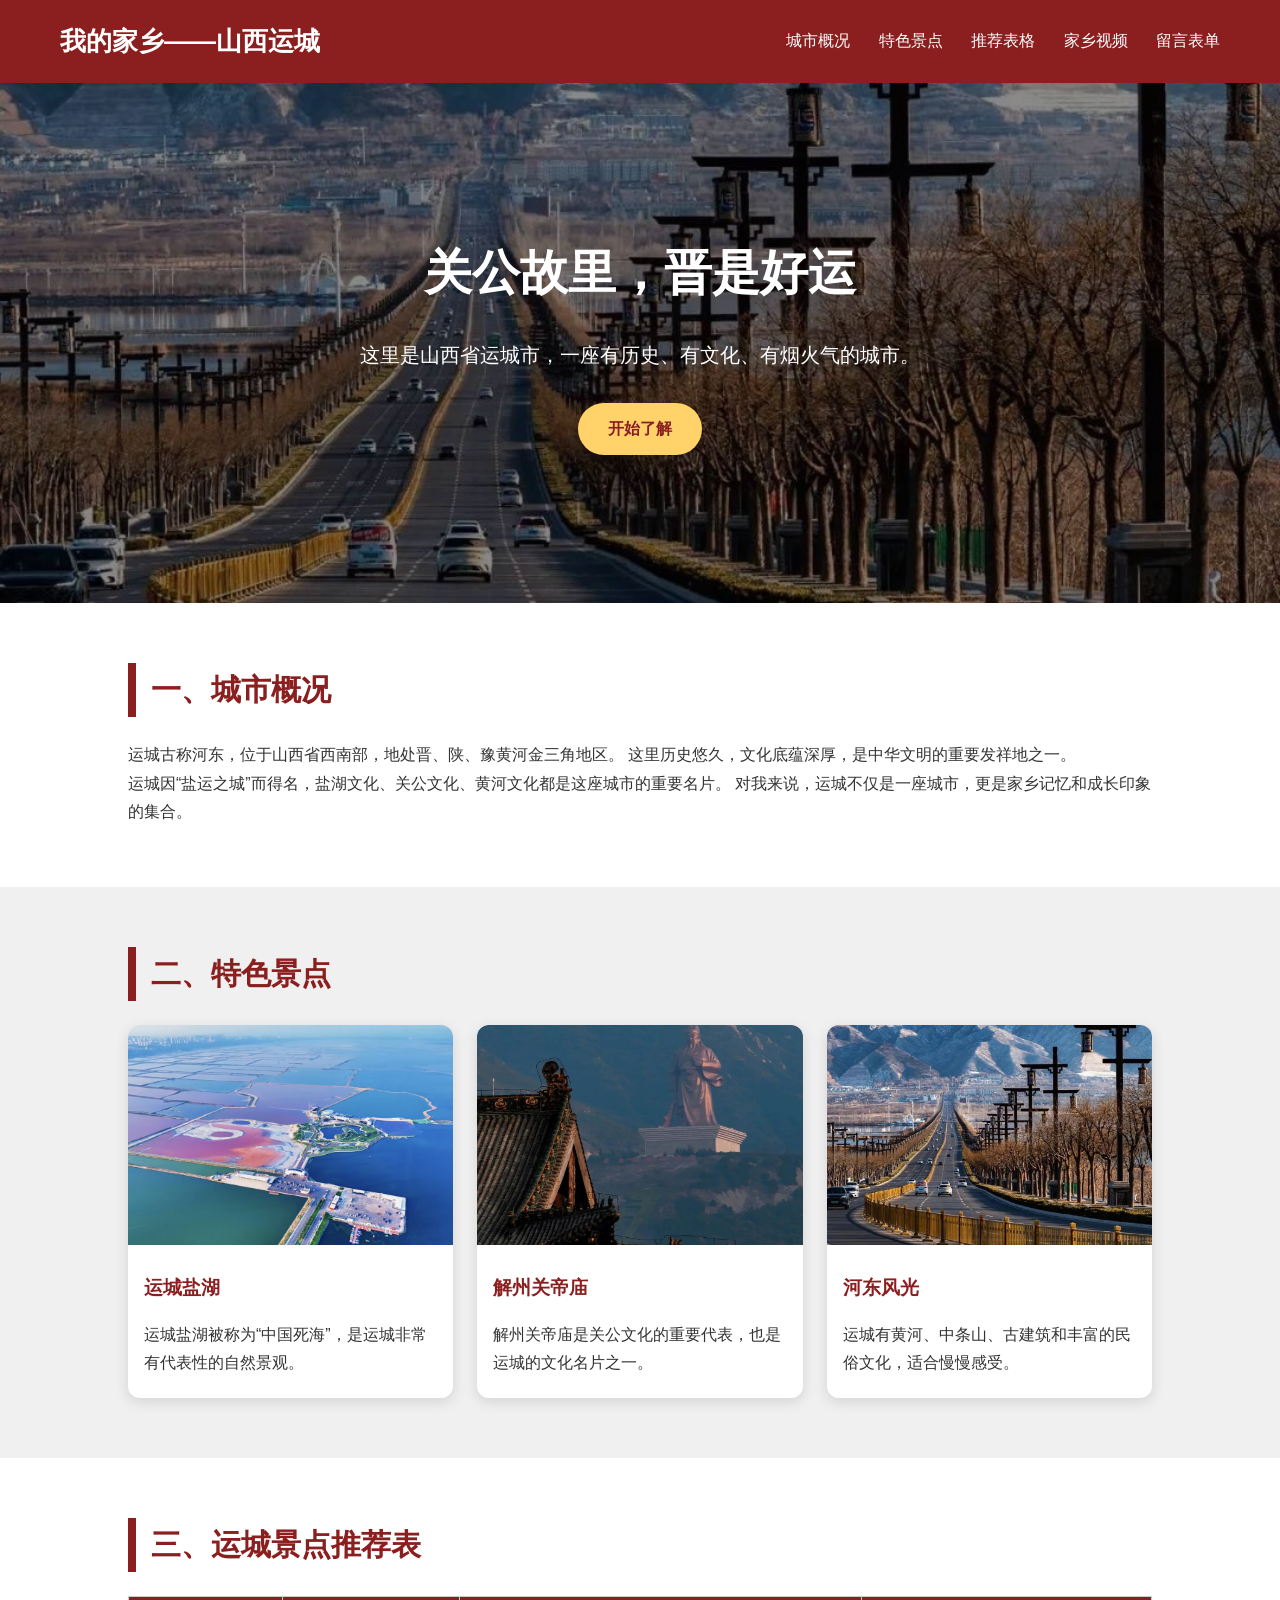
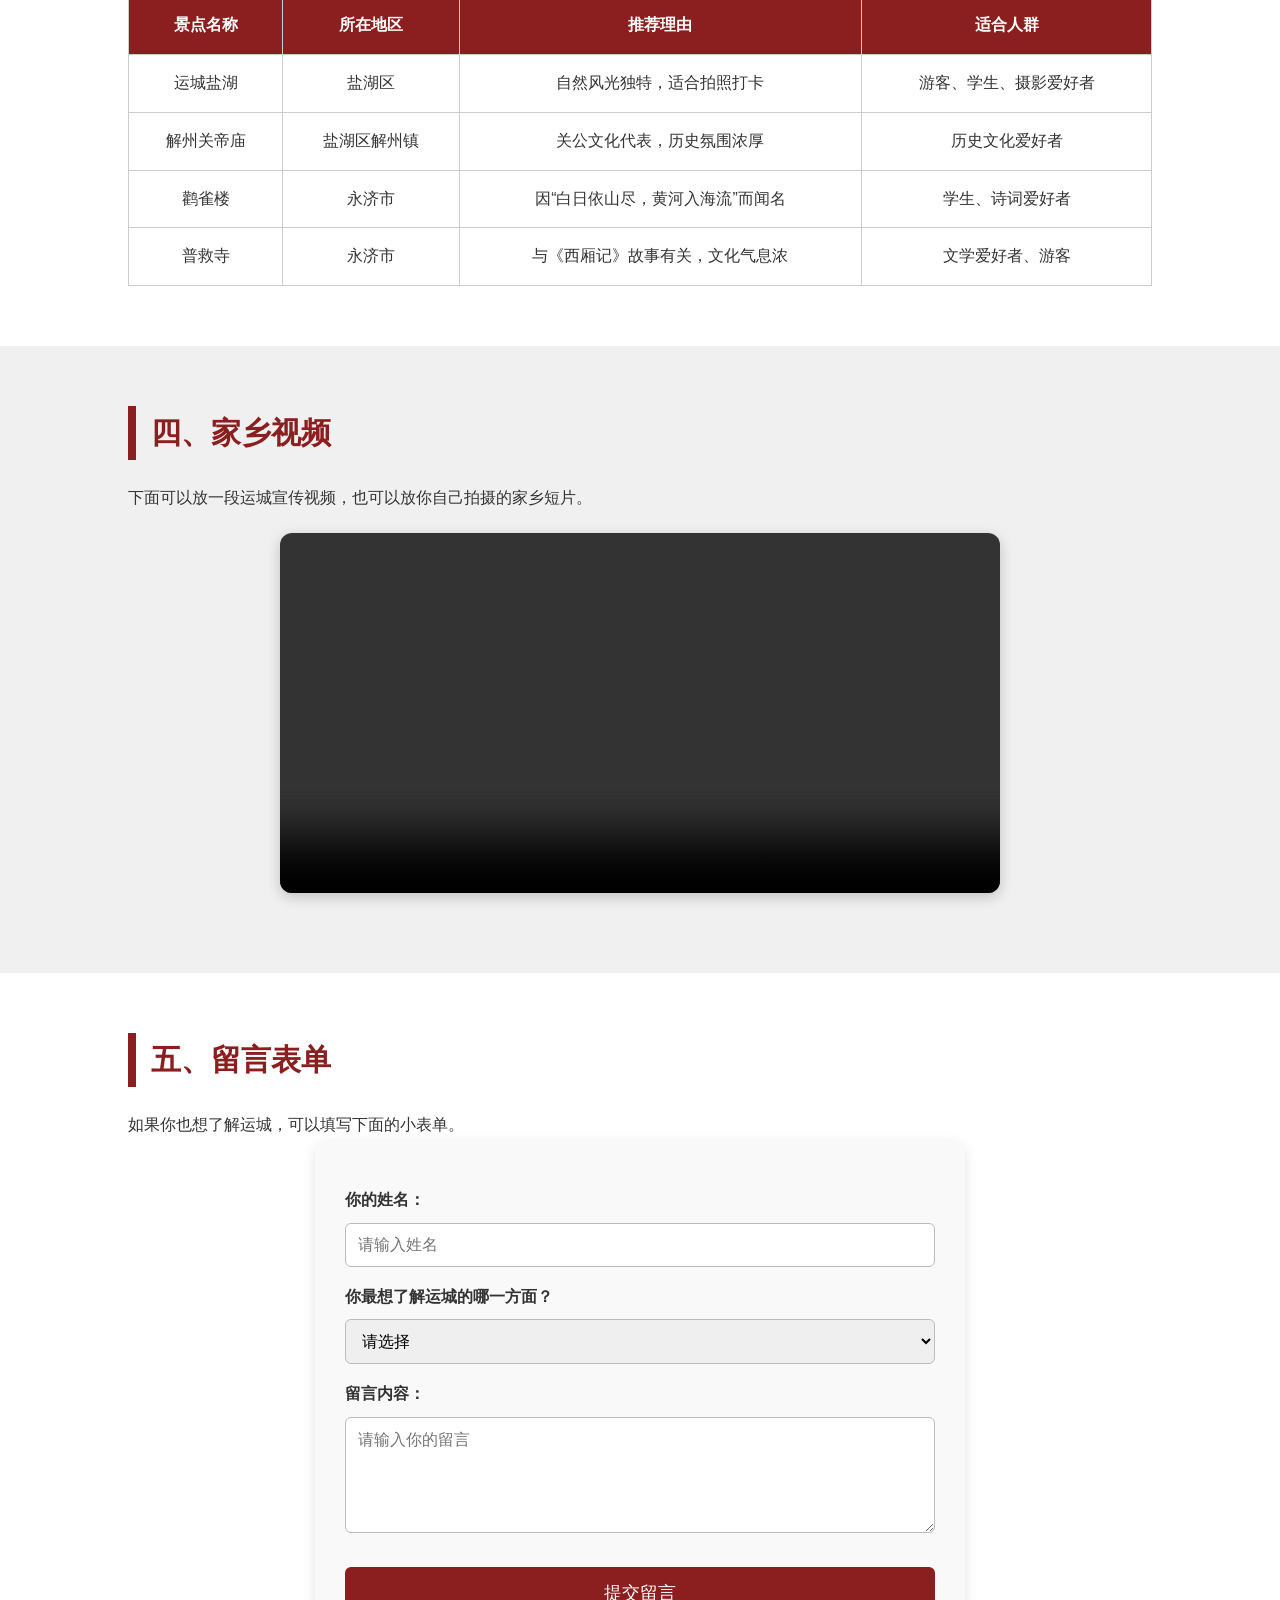
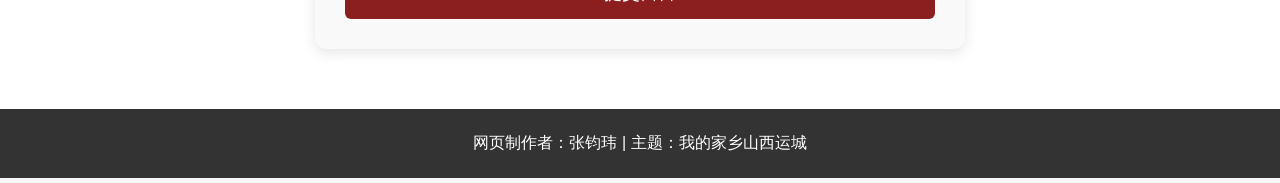
<file: index.html>
<!DOCTYPE html>
<html lang="zh-CN">
<head>
    <meta charset="UTF-8">
    <title>我的家乡——山西运城</title> 
    <link rel="stylesheet" href="css/style.css">
</head>
<body>

    <!-- 顶部导航栏 -->
    <header class="top">
        <h1 class="logo">我的家乡——山西运城</h1>
        <nav>
            <a href="#about">城市概况</a>
            <a href="#scenery">特色景点</a>
            <a href="#table">推荐表格</a>
            <a href="#video">家乡视频</a>
            <a href="#form">留言表单</a>
        </nav>
    </header>

    <!-- 首页大图区域 -->
    <section class="banner">
        <div class="banner-text">
            <h2>关公故里，晋是好运</h2>
            <p>这里是山西省运城市，一座有历史、有文化、有烟火气的城市。</p>
            <a href="#about" class="btn">开始了解</a>
        </div>
    </section>

    <!-- 城市概况 -->
    <section id="about" class="section">
        <h2>一、城市概况</h2>
        <p>
            运城古称河东，位于山西省西南部，地处晋、陕、豫黄河金三角地区。
            这里历史悠久，文化底蕴深厚，是中华文明的重要发祥地之一。
        </p>
        <p>
            运城因“盐运之城”而得名，盐湖文化、关公文化、黄河文化都是这座城市的重要名片。
            对我来说，运城不仅是一座城市，更是家乡记忆和成长印象的集合。
        </p>
    </section>

    <!-- 特色景点 -->
    <section id="scenery" class="section gray">
        <h2>二、特色景点</h2>

        <div class="cards">
            <div class="card">
                <img src="images/saltlake.jpg" alt="运城盐湖">
                <h3>运城盐湖</h3>
                <p>运城盐湖被称为“中国死海”，是运城非常有代表性的自然景观。</p>
            </div>

            <div class="card">
                <img src="images/guandi.jpg" alt="解州关帝庙">
                <h3>解州关帝庙</h3>
                <p>解州关帝庙是关公文化的重要代表，也是运城的文化名片之一。</p>
            </div>

            <div class="card">
                <img src="images/yuncheng.jpg" alt="运城风光">
                <h3>河东风光</h3>
                <p>运城有黄河、中条山、古建筑和丰富的民俗文化，适合慢慢感受。</p>
            </div>
        </div>
    </section>

    <!-- 表格区域 -->
    <section id="table" class="section">
        <h2>三、运城景点推荐表</h2>

        <table>
            <tr>
                <th>景点名称</th>
                <th>所在地区</th>
                <th>推荐理由</th>
                <th>适合人群</th>
            </tr>
            <tr>
                <td>运城盐湖</td>
                <td>盐湖区</td>
                <td>自然风光独特，适合拍照打卡</td>
                <td>游客、学生、摄影爱好者</td>
            </tr>
            <tr>
                <td>解州关帝庙</td>
                <td>盐湖区解州镇</td>
                <td>关公文化代表，历史氛围浓厚</td>
                <td>历史文化爱好者</td>
            </tr>
            <tr>
                <td>鹳雀楼</td>
                <td>永济市</td>
                <td>因“白日依山尽，黄河入海流”而闻名</td>
                <td>学生、诗词爱好者</td>
            </tr>
            <tr>
                <td>普救寺</td>
                <td>永济市</td>
                <td>与《西厢记》故事有关，文化气息浓</td>
                <td>文学爱好者、游客</td>
            </tr>
        </table>
    </section>

    <!-- 视频区域 -->
    <section id="video" class="section gray">
        <h2>四、家乡视频</h2>
        <p>下面可以放一段运城宣传视频，也可以放你自己拍摄的家乡短片。</p>

        <video controls width="720">
    <source src="videos/yuncheng.mp4" type="video/mp4">
    您的浏览器不支持 video 标签。
</video>
    </section>

    <!-- 表单区域 -->
    <section id="form" class="section">
        <h2>五、留言表单</h2>
        <p>如果你也想了解运城，可以填写下面的小表单。</p>

        <form onsubmit="showMessage(); return false;">
            <label>你的姓名：</label>
            <input type="text" placeholder="请输入姓名" required>

            <label>你最想了解运城的哪一方面？</label>
            <select required>
                <option value="">请选择</option>
                <option>历史文化</option>
                <option>旅游景点</option>
                <option>特色美食</option>
                <option>风土人情</option>
            </select>

            <label>留言内容：</label>
            <textarea rows="5" placeholder="请输入你的留言"></textarea>

            <button type="submit">提交留言</button>
        </form>
    </section>

    <!-- 页脚 -->
    <footer>
        <p>网页制作者：张钧玮 | 主题：我的家乡山西运城</p>
    </footer>

    <script>
        function showMessage() {
            alert("提交成功！欢迎了解我的家乡运城。");
        }
    </script>

</body>
</html>
</file>
<file: css/style.css>
/* 页面基础样式 */
* {
    margin: 0;
    padding: 0;
    box-sizing: border-box;
}

body {
    font-family: "Microsoft YaHei", Arial, sans-serif;
    line-height: 1.8;
    color: #333;
    background-color: #f7f7f7;
}

/* 顶部导航栏 */
.top {
    background-color: #8b1e1e;
    color: white;
    padding: 18px 60px;
    display: flex;
    justify-content: space-between;
    align-items: center;
}

.logo {
    font-size: 26px;
}

nav a {
    color: white;
    text-decoration: none;
    margin-left: 24px;
    font-size: 16px;
}

nav a:hover {
    color: #ffd36a;
}

/* 首页大图 */
.banner {
    height: 520px;
    background: linear-gradient(rgba(0,0,0,0.45), rgba(0,0,0,0.45)),
                url("../images/yuncheng.jpg") center/cover no-repeat;
    display: flex;
    justify-content: center;
    align-items: center;
    text-align: center;
    color: white;
}

.banner-text h2 {
    font-size: 48px;
    margin-bottom: 20px;
    animation: moveDown 1.5s ease;
}

.banner-text p {
    font-size: 20px;
    margin-bottom: 30px;
    animation: fadeIn 2s ease;
}

.btn {
    display: inline-block;
    padding: 12px 30px;
    background-color: #ffd36a;
    color: #8b1e1e;
    text-decoration: none;
    border-radius: 30px;
    font-weight: bold;
}

.btn:hover {
    background-color: white;
}

/* CSS 动画 */
@keyframes moveDown {
    from {
        transform: translateY(-60px);
        opacity: 0;
    }
    to {
        transform: translateY(0);
        opacity: 1;
    }
}

@keyframes fadeIn {
    from {
        opacity: 0;
    }
    to {
        opacity: 1;
    }
}

/* 通用内容区 */
.section {
    padding: 60px 10%;
    background-color: white;
}

.section h2 {
    font-size: 30px;
    margin-bottom: 24px;
    color: #8b1e1e;
    border-left: 8px solid #8b1e1e;
    padding-left: 15px;
}

.gray {
    background-color: #f0f0f0;
}

/* 景点卡片 */
.cards {
    display: flex;
    gap: 24px;
    justify-content: space-between;
}

.card {
    background-color: white;
    width: 32%;
    border-radius: 12px;
    overflow: hidden;
    box-shadow: 0 4px 14px rgba(0,0,0,0.12);
    transition: 0.3s;
}

.card:hover {
    transform: translateY(-10px);
}

.card img {
    width: 100%;
    height: 220px;
    object-fit: cover;
}

.card h3 {
    color: #8b1e1e;
    padding: 16px;
}

.card p {
    padding: 0 16px 20px;
}

/* 表格 */
table {
    width: 100%;
    border-collapse: collapse;
    background-color: white;
}

th {
    background-color: #8b1e1e;
    color: white;
}

th, td {
    border: 1px solid #ccc;
    padding: 14px;
    text-align: center;
}

/* 视频 */
video {
    display: block;
    max-width: 100%;
    margin: 20px auto;
    border-radius: 12px;
    box-shadow: 0 4px 14px rgba(0,0,0,0.2);
}

/* 表单 */
form {
    max-width: 650px;
    background-color: #f9f9f9;
    padding: 30px;
    border-radius: 12px;
    margin: auto;
    box-shadow: 0 4px 14px rgba(0,0,0,0.1);
}

label {
    display: block;
    margin-top: 16px;
    font-weight: bold;
}

input, select, textarea {
    width: 100%;
    padding: 12px;
    margin-top: 8px;
    border: 1px solid #bbb;
    border-radius: 6px;
    font-size: 16px;
}

button {
    margin-top: 24px;
    width: 100%;
    padding: 14px;
    background-color: #8b1e1e;
    color: white;
    border: none;
    border-radius: 6px;
    font-size: 18px;
    cursor: pointer;
}

button:hover {
    background-color: #a83232;
}

/* 页脚 */
footer {
    text-align: center;
    background-color: #333;
    color: white;
    padding: 20px;
}

/* 手机端适配 */
@media screen and (max-width: 768px) {
    .top {
        flex-direction: column;
        padding: 18px;
    }

    nav a {
        display: inline-block;
        margin: 8px;
    }

    .banner-text h2 {
        font-size: 34px;
    }

    .cards {
        flex-direction: column;
    }

    .card {
        width: 100%;
    }
}
</file>
